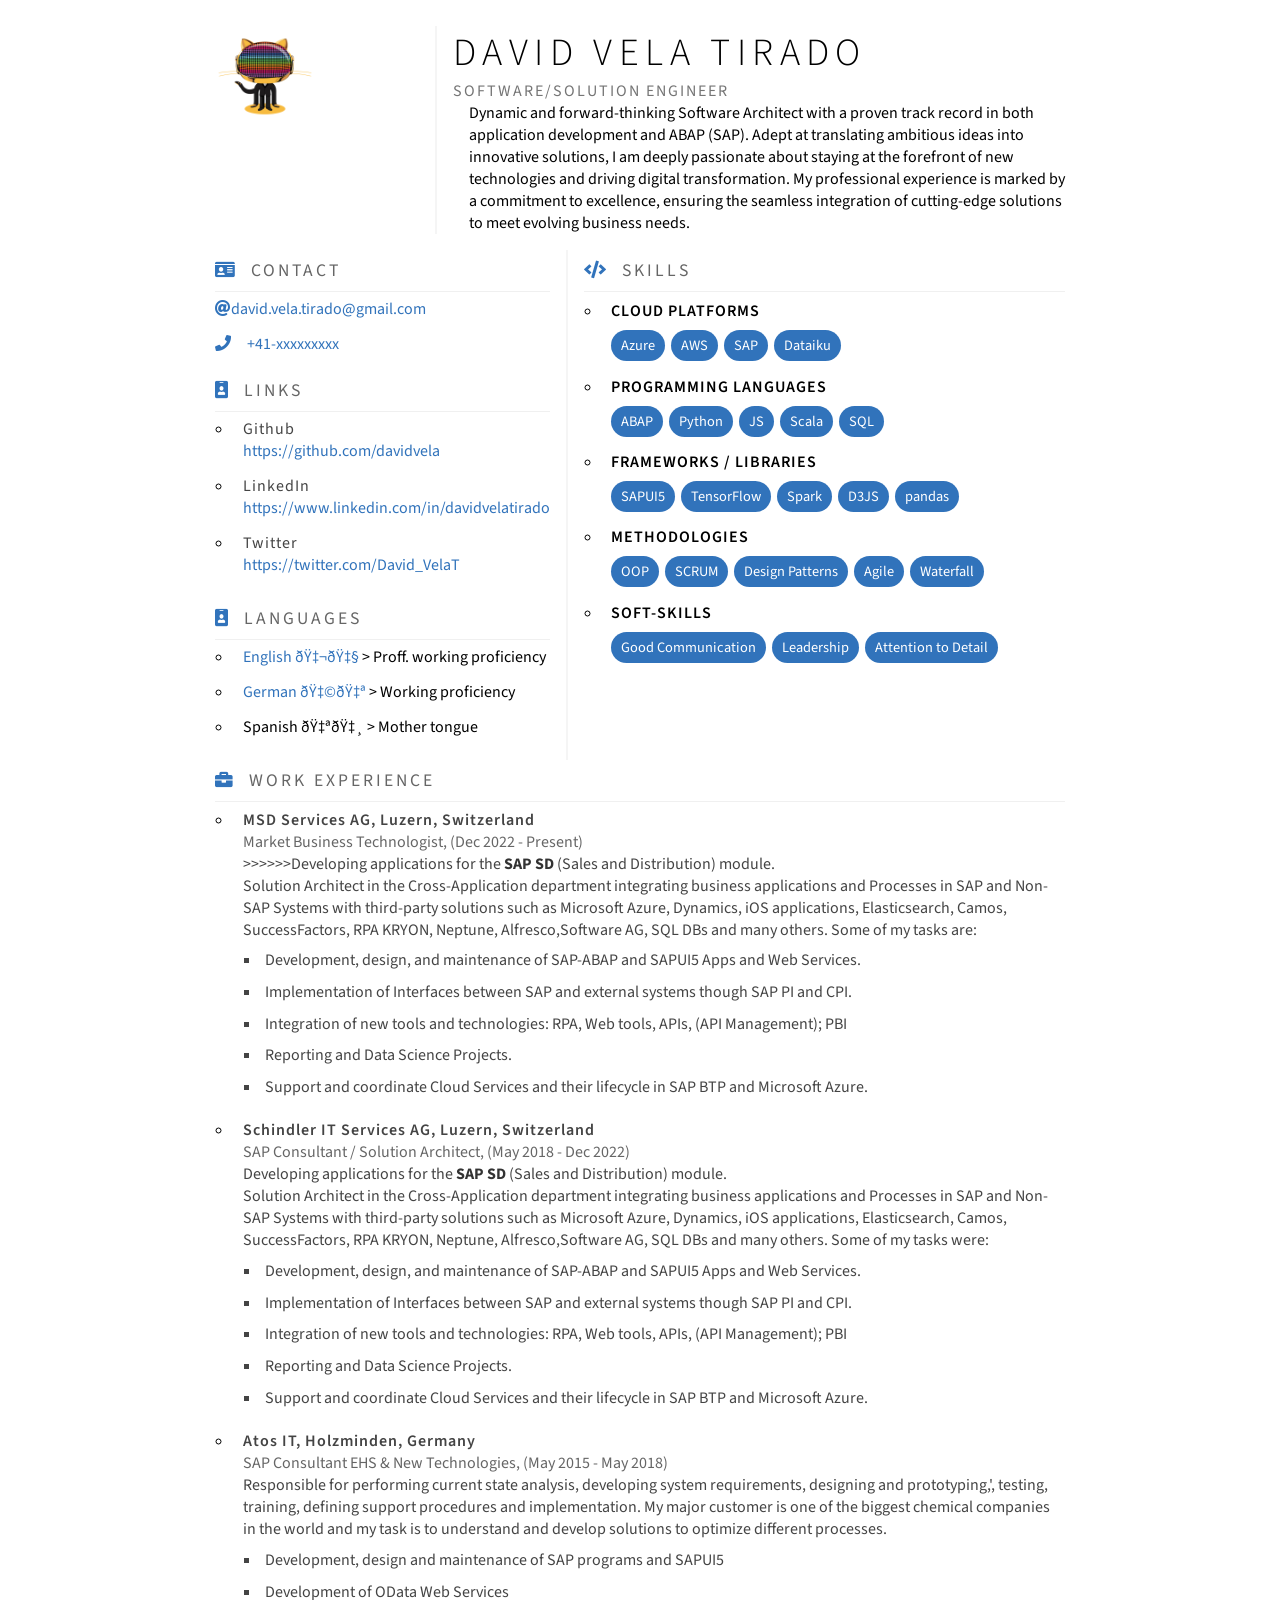
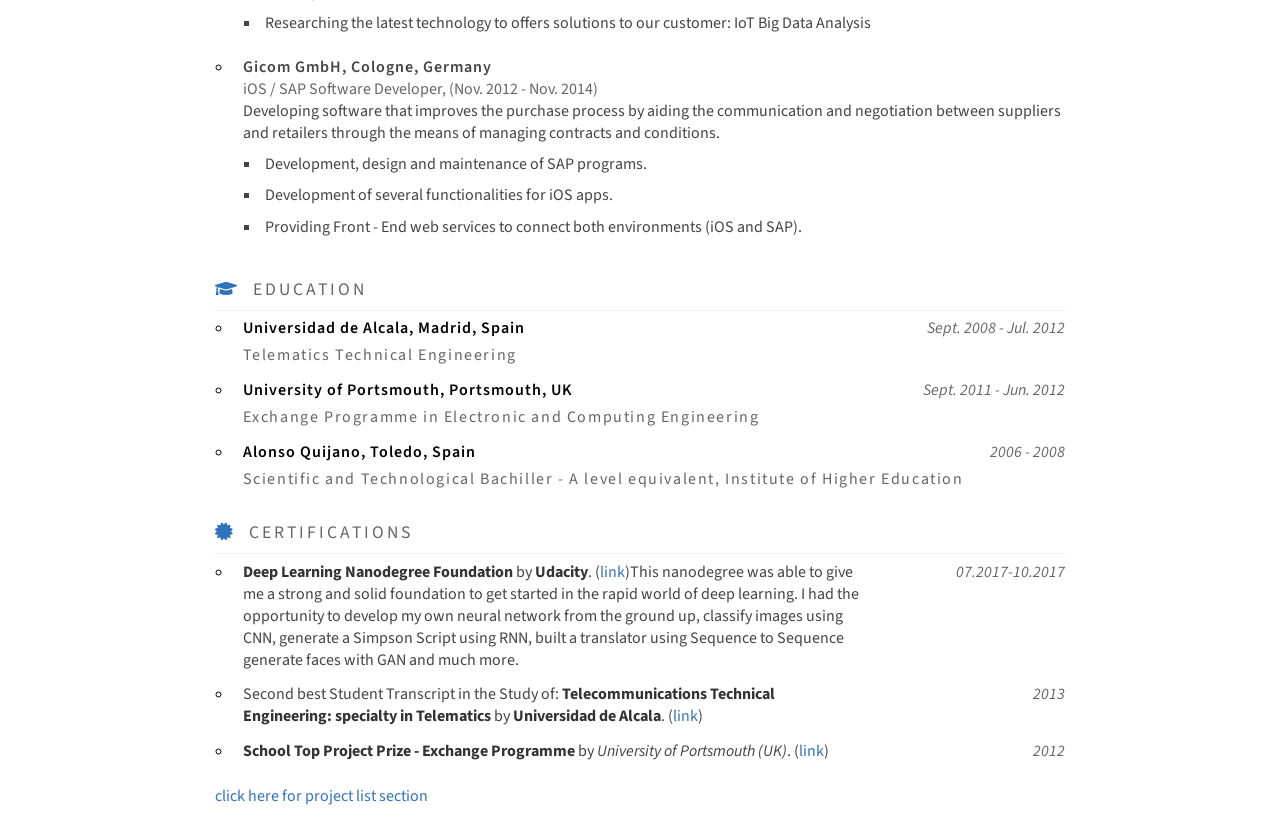
<file: index.html>
<!DOCTYPE html>
<html lang="en">
  <head>
    <meta name="viewport" content="width=device-width, initial-scale=1.0" />
    <title>Resume | John Doe</title>
    <link
      href="https://fonts.googleapis.com/css?family=Source+Sans+Pro:200,400,600&display=swap"
      rel="stylesheet"
    />
    <link
      href="https://fonts.googleapis.com/css?family=Roboto+Condensed&display=swap"
      rel="stylesheet"
    />
    <link
      rel="stylesheet"
      href="https://use.fontawesome.com/releases/v5.8.1/css/all.css"
      integrity="sha384-50oBUHEmvpQ+1lW4y57PTFmhCaXp0ML5d60M1M7uH2+nqUivzIebhndOJK28anvf"
      crossorigin="anonymous"
    />
    <link rel="stylesheet" type="text/css" href="assets/css/res.css" />
  </head>

  <body>
    <div class="container">
      <!--<section class="header">-->
      <section class="info-section">
        <div class="info-left">
          <img id="profilePic" src="assets/images/res_pp.gif" alt="David Vela" style="width:100px;height:100px;">
        </div>  <div class="info-right">
          <div class="header-title" id="profileName">Your Name</div>
          <div class="header-sub-title" id="profileSubTitle">Software Engineer</div>
          <div class="contact-info" id="aboutIntro">Ambitious and Innovative Software Architect with Professional Experience ...</div>
        </div>
      </section>

      <section class="info-section">
        <div class="info-left">
          <div class="cat-header">
            <span class="cat-indicator">
              <i class="fas fa-id-card" aria-hidden="true"></i>
            </span>
            <span class="cat-title">Contact</span>
          </div>
          <div class="contact-section">
            <div class="contact-item">
              <span class="contact-logo">
                <i class="fas fa-at" aria-hidden="true"></i>
              </span>
              <aclass="contact-info" id="contactEmail" target="_blank" href="" rel="noopener noreferrer">
                abc@xyz.com</a>
            </div>
            <div class="contact-item">
              <span class="contact-logo">
                <i class="fas fa-phone" aria-hidden="true"></i>
              </span>
              <span class="contact-info" id="contactPhone">
                +41-xxxxxxxxx
              </span>
            </div>
          </div>

          <div class="cat-header">
            <span class="cat-indicator">
              <i class="fas fa-id-badge" aria-hidden="true"></i>
            </span>
            <span class="cat-title">Links</span>
          </div>
          <div class="cat-list-body">
            <ul id="linksList"></ul>
          </div>
        
        <div class="cat-header">
          <span class="cat-indicator">
            <i class="fas fa-id-badge" aria-hidden="true"></i>
          </span>
          <span class="cat-title">Languages</span>
        </div>
        <div class="cat-list-body">
          <ul id="linksList">
            <li><a href="./index.html?lang=EN">English 🇬🇧 </a> > Proff. working proficiency</li>
            <li><a href="./index.html?lang=DE">German 🇩🇪  </a> > Working proficiency</li>
            <!-- <li><a href="./index.html?lang=EN">Spanish 🇪🇸 </a> > Mother tongue </li> -->
            <li>Spanish 🇪🇸 > Mother tongue </li>

          </ul>
        </div>
      
      </div>

        <div class="info-right">
          <div class="cat-header">
            <span class="cat-indicator">
              <i class="fas fa-code" aria-hidden="true"></i>
            </span>
            <span class="cat-title">Skills</span>
          </div>
          <div class="cat-list-body">
            <ul id="skillList"></ul>
          </div>
        </div>
      </section>

      <!-- Work experience section -->
      <section class="info-row">
        <div class="cat-header">
          <span class="cat-indicator">
            <i class="fas fa-briefcase" aria-hidden="true"></i>
          </span>
          <span class="cat-title">Work Experience</span>
        </div>
        <div class="cat-list-body">
          <ul id="experienceList"></ul>
        </div>
      </section>

      <!-- Projects Listing section 
      <section class="info-row">
        <div class="cat-header">
          <span class="cat-indicator">
            <i class="fas fa-code-branch" aria-hidden="true"></i>
          </span>
          <span class="cat-title">Personal Projects</span>
        </div>
        <div class="cat-list-body">
          <ul id="projectList"></ul>
        </div>
      </section>-->

      <!-- Educaation listing section -->
      <section class="info-row">
        <div class="cat-header">
          <span class="cat-indicator">
            <i class="fas fa-graduation-cap" aria-hidden="true"></i>
          </span>
          <span class="cat-title">Education</span>
        </div>
        <div class="cat-list-body">
          <ul id="educationList"></ul>
        </div>
      </section>

      <!-- Certifications listing section -->
      <section class="info-row">
        <div class="cat-header">
          <span class="cat-indicator">
            <i class="fas fa-certificate" aria-hidden="true"></i>
          </span>
          <span class="cat-title">Certifications</span>
        </div>
        <div class="cat-list-body">
          <ul id="certList"></ul>
        </div>
      </section>


    
    <!-- Projects Listing section 
    <section class="info-row">
      <div class="cat-header">
        <span class="cat-indicator">
          <i class="fas fa-code-branch" aria-hidden="true"></i>
        </span>
        <span class="cat-title">Personal Projects</span>
      </div>
      <div class="cat-list-body">
        <ul id="projectList"></ul>
      </div>
    </section>-->

    <!-- Other contents section -->
    <section class="footer"></section>
    <a href="./index_projects.html?">click here for project list section</a> 
    </div>


  

    <script src="assets/js/res_profile_DE.js"></script>
    <script src="assets/js/res_profile_EN.js"></script>
    <script src="assets/js/res_main.js"></script>
  </body>
</html>
</file>
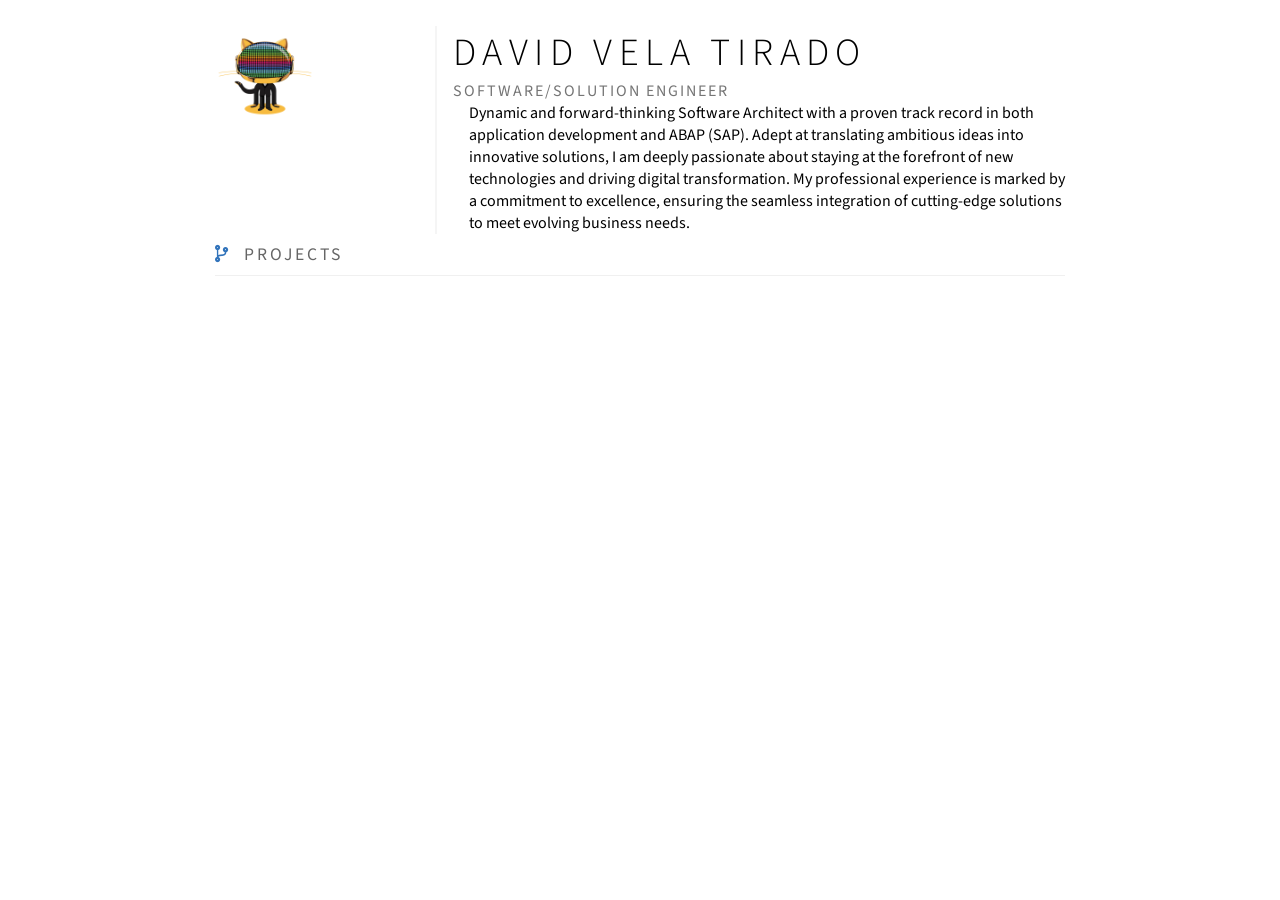
<file: index_projects.html>
<!DOCTYPE html>
<html lang="en">
  <head>
    <meta name="viewport" content="width=device-width, initial-scale=1.0" />
    <title>Resume | John Doe</title>
    <link
      href="https://fonts.googleapis.com/css?family=Source+Sans+Pro:200,400,600&display=swap"
      rel="stylesheet"
    />
    <link
      href="https://fonts.googleapis.com/css?family=Roboto+Condensed&display=swap"
      rel="stylesheet"
    />
    <link
      rel="stylesheet"
      href="https://use.fontawesome.com/releases/v5.8.1/css/all.css"
      integrity="sha384-50oBUHEmvpQ+1lW4y57PTFmhCaXp0ML5d60M1M7uH2+nqUivzIebhndOJK28anvf"
      crossorigin="anonymous"
    />
    <link rel="stylesheet" type="text/css" href="assets/css/res.css" />
  </head>

  <body>
    <div class="container">
      <!--<section class="header">-->
      <section class="info-section">
        <div class="info-left">
          <img id="profilePic" src="assets/images/res_pp.gif" alt="David Vela" style="width:100px;height:100px;">
        </div>  <div class="info-right">
          <div class="header-title" id="profileName">Your Name</div>
          <div class="header-sub-title" id="profileSubTitle">Software Engineer</div>
          <div class="contact-info" id="aboutIntro">Ambitious and Innovative Software Architect with Professional Experience ...</div>
        </div>
      </section>

      <!-- Projects Listing section  --> 
      <section class="info-row">
        <div class="cat-header">
          <span class="cat-indicator">
            <i class="fas fa-code-branch" aria-hidden="true"></i>
          </span>
          <span class="cat-title">Projects</span>
        </div>
        <div class="cat-list-body">
          <ul id="projectList"></ul>
        </div>
      </section>

      <!-- Other contents section -->
      <section class="footer"></section>
    </div>

    <script src="assets/js/res_profile_DE.js"></script>
    <script src="assets/js/res_profile_EN.js"></script>
    <script src="assets/js/project_main.js"></script>
  </body>
</html>
</file>
<file: assets/css/res.css>
body,
html {
  margin: 0 auto;
  font-family: -apple-system, BlinkMacSystemFont, "Segoe UI", "Source Sans Pro",
    Roboto, Oxygen, Ubuntu, Cantarell, "Open Sans", "Helvetica Neue", sans-serif;
  font-size: 100%;
  color: #000;
}

* {
  box-sizing: border-box;
}

/* Links */
a {
  text-decoration: none !important;
  color: #3173bb !important;
}

strong {
  color: #333;
}

.container {
  padding: 10px 15px;
  margin: 0 auto;
  /* width: 55rem; */
  max-width: 55rem;
  background-color: #fff;
}

.link-title {
  letter-spacing: 1px;
  color: #444;
}

.header {
  text-align: center;
  margin-bottom: 1.5rem;
}

.profile-logo {
  width: 100px;
  height: 100px;
  border-radius: 50%;
}

.header-title {
  font-size: 2.4rem;
  font-weight: 300;
  letter-spacing: 0.4rem;
  text-transform: uppercase;
}

.header-sub-title {
  font-weight: 400;
  color: #757575;
  letter-spacing: 2px;
  text-transform: uppercase;
}

.contact-section {
  padding-bottom: 0.5rem;
}

.contact-item {
  display: flex;
  align-items: center;
  color: #3173bb;
  padding: 0.4rem 0;
}

.contact-logo {
  color: #3173bb;
}

.contact-info {
  padding-left: 1rem;
}

.info-section {
  padding: 1rem 0 0 0;
  display: flex;
  flex-direction: row;
  flex-wrap: wrap;
}

.info-left {
  flex: 1;
  border-right: 2px solid #f5f5f5;
  padding-right: 1rem;
}

.info-right {
  flex: 3;
  padding-left: 1rem;
}

.info-row {
  width: 100%;
}

.cat-header {
  padding: 0.5rem 0;
  font-size: 1.1rem;
  display: flex;
  align-items: center;
  border-bottom: 1px solid #f0f0f0;
}

.cat-indicator {
  color: #3173bb;
}

.cat-title {
  text-transform: uppercase;
  letter-spacing: 3px;
  vertical-align: text-bottom;
  padding-left: 1rem;
  color: #666;
}

.cat-def-body,
.cat-skill-body {
  padding: 0.2rem 0px 0.7rem 1.7rem;
}

/* Lists */
.cat-list-body {
  padding-bottom: 1rem;
}
.cat-list-body ul {
  padding-left: 18px;
  margin: 0;
  list-style-type: circle;
}

.cat-list-body li {
  padding: 0.4rem 0;
  padding-left: 0.6rem;
}

/* Education */
.edu-header,
.project-header {
  display: flex;
  justify-content: space-between;
}

.edu-alma,
.project-title,
.skill-title {
  font-weight: 600;
  letter-spacing: 1px;
  padding-right: 60px;
}

.edu-duration,
.project-duration {
  color: #666;
  font-style: italic;
}

.edu-class-data {
  /* clear: right; */
  margin-top: 5px;
}

.edu-std {
  letter-spacing: 0.1rem;
  color: #666;
}

.edu-score {
  margin-left: 20px;
  padding: 2px 8px;
  background-color: #3173bb;
  color: #fff;
  border-radius: 20px;
}

/* Project */
.project-title {
  padding-right: 5px;
}

.project-desc {
  /* margin-top: 8px; */
  color: #444;
  padding: 4px 0 4px 16px;
  border-left: 2px solid beige;
}

/* Skills */
.cat-skill-item {
  padding: 0.2rem 0 !important;
  padding-left: 0.6rem !important;
}

.cat-skill-type {
  /* width: 100%; */
  /* min-width: 13.5rem; */
  text-transform: uppercase;
  font-weight: 600;
  letter-spacing: 1px;
  padding: 5px 0;
}

.force-inline {
  display: inline-block !important;
}

.cat-skill-body {
  display: flex;
  flex-wrap: wrap;
  justify-content: space-between;
  padding: 0 0 5px 40px;
}

.cat-skill-body-gen {
  display: flex;
  flex-wrap: wrap;
}

.skill {
  margin: 10px 0;
  padding: 0 10px;
}

.skill-gen {
  display: inline;
  padding: 5px 10px;
  margin: 3px 6px;
  margin-left: 0;
  background-color: #3173bb;
  color: #fff;
  border-radius: 3rem;

  /* font-weight: 600; */
  font-size: 0.9rem;
}

.skill-progress-track {
  height: 10px;
  min-width: 150px;
  background-color: #eee;
  margin-top: 6px;
  border-radius: 6px;
}

.skill-progress {
  height: 100%;
  background-color: #3173bb;
  border-radius: 6px;
}

.pad-bottom-extra {
  padding-bottom: 20px;
}

.ach-item {
  width: 100%;
  display: flex;
  justify-content: space-between;
}

.exp-org {
  font-weight: 600;
  letter-spacing: 1px;
  color: #444;
}

.exp-title {
  color: #666;
}

.ach-title {
  width: 75%;
  color: #444;
}

.ach-duration {
  color: #666;
  font-style: italic;
  width: 15%;
  text-align: right;
}

.expDet {
  list-style-type: disc !important;
  color: #444;
  padding: 4px 0 4px 16px;
  /* font-style: italic; */
}

.expDet > li {
  padding: 0.3rem 0 !important;
  padding-left: 0.3rem !important;
}

/* Media wuery for mobile view */
@media screen and (max-width: 500px) {
  .profile-logo {
    margin: 0 auto;
  }

  .header-title {
    /* flex-wrap: wrap; */
    /* justify-content: center; */
    text-align: center;
  }

  .header-title .profile-contact {
    text-align: left;
  }

  .header-sub-title {
    /* justify-content: center; */
    text-align: center;
  }

  .link-title {
    padding-bottom: 3px;
    font-weight: 500;
  }

  .cat-title {
    letter-spacing: 2px;
    font-weight: 600;
  }

  .info-section .info-left {
    border: none;
  }

  .info-section .info-right {
    padding: 0;
  }

  .ach-item {
    flex-direction: column;
  }

  .ach-item .ach-title {
    width: auto;
  }

  .ach-item .ach-duration {
    width: auto;
    text-align: left;
  }

  .edu-header {
    flex-direction: column;
  }

  .edu-score {
    margin-left: 0;
  }

  .contact-item {
    /* width: 100%; */
    display: block;
    cursor: pointer;
  }

  .contact-icon {
    min-width: 1.8rem;
    text-align: center;
  }

  .cat-def-body,
  .cat-skill-body {
    padding: 0.5rem 0 0.5rem 1.4rem;
  }

  .cat-list-body {
    padding: 2px 0 10px 0px;
  }

  .cat-skill-body-gen {
    display: flex;
    flex-wrap: wrap;
    flex-direction: row;
    /* justify-content: space-between; */
  }

  .project-link a {
    word-wrap: break-word;
  }

  .project-desc {
    color: #444;
    padding: 4px 0;
  }
}
</file>
